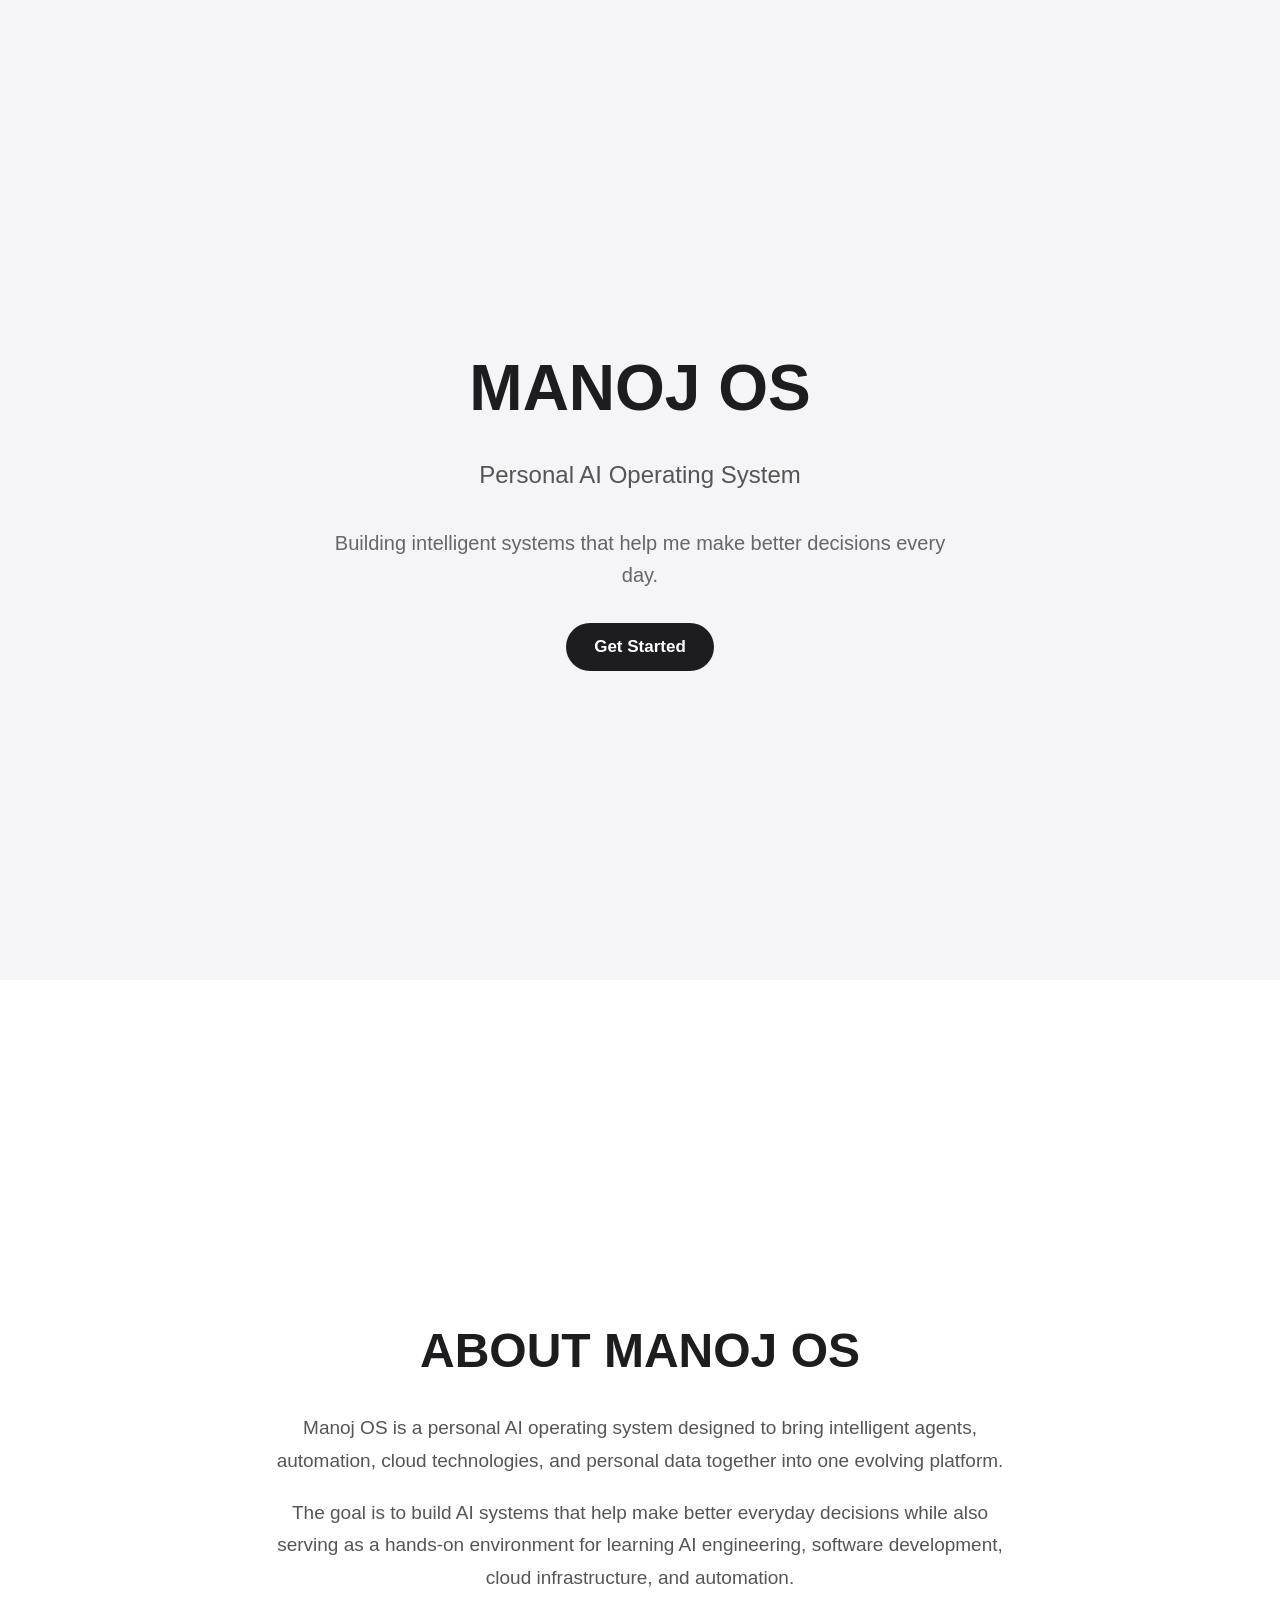
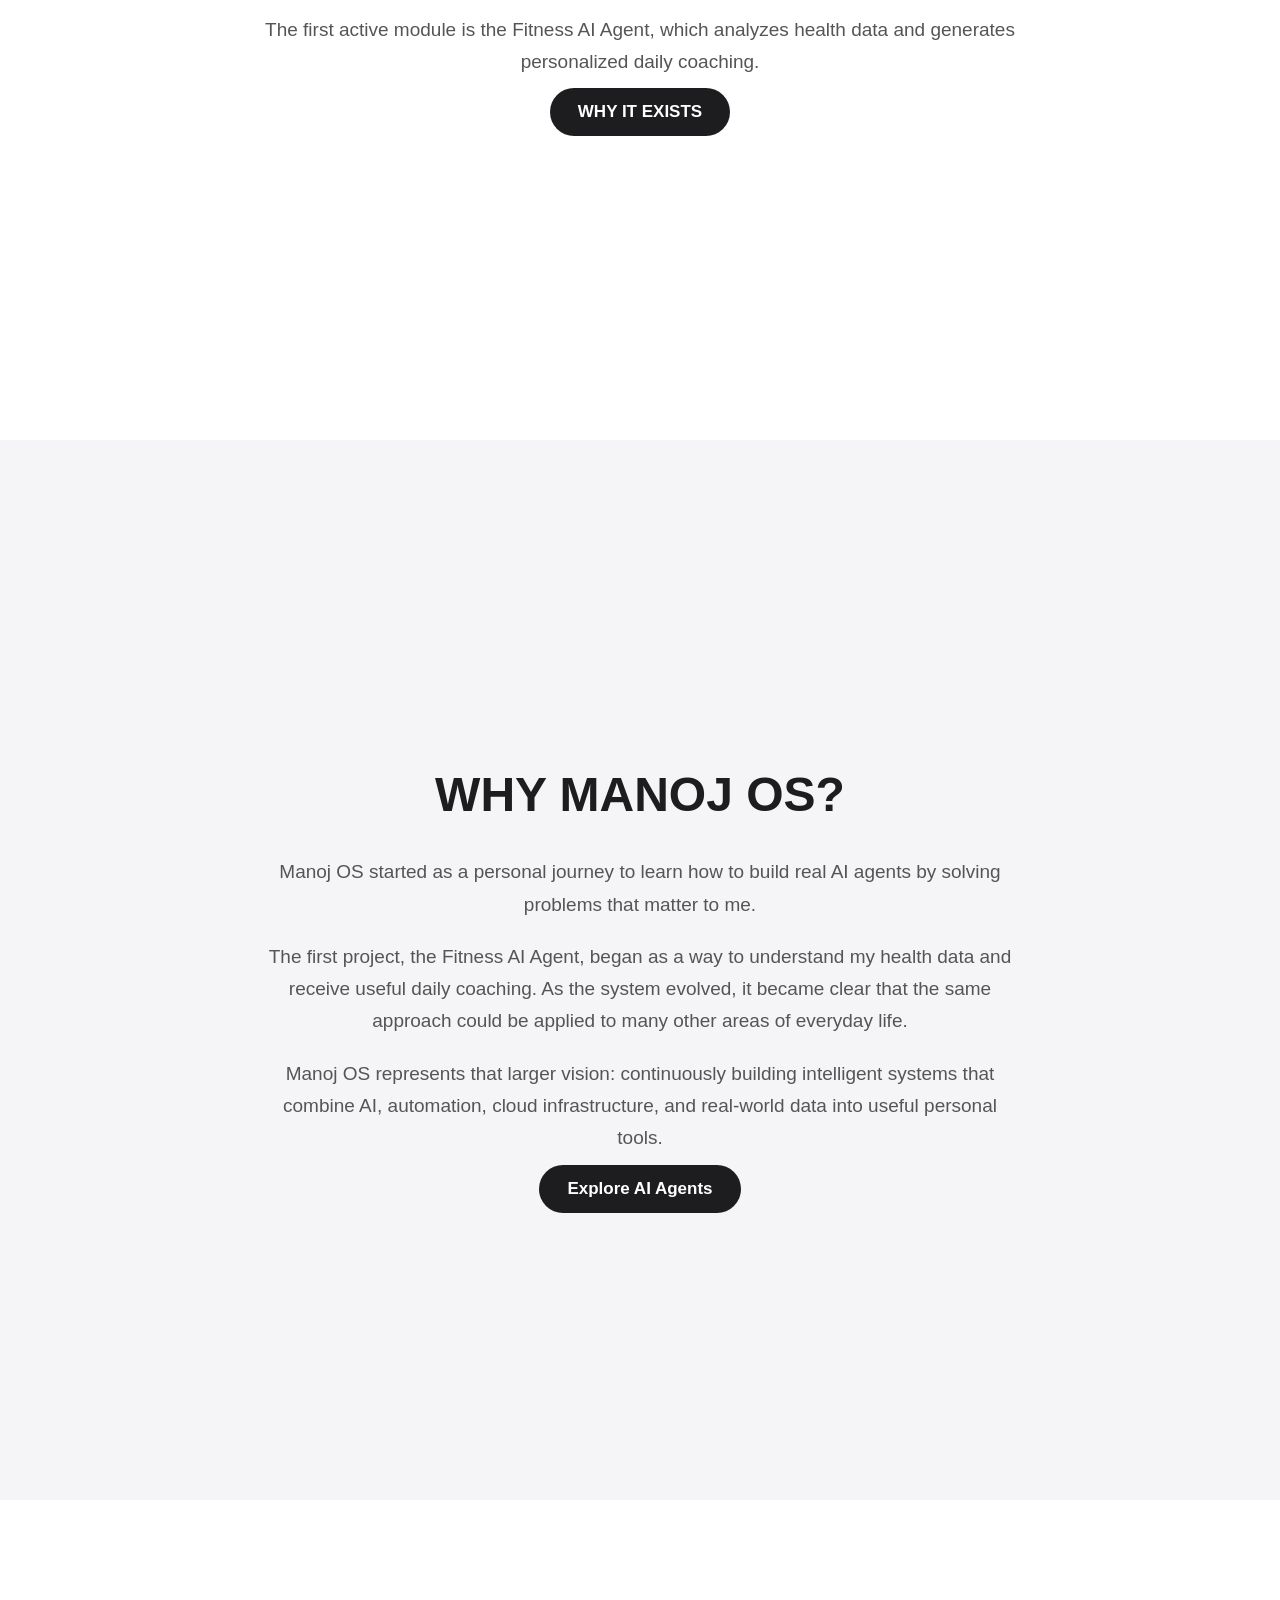
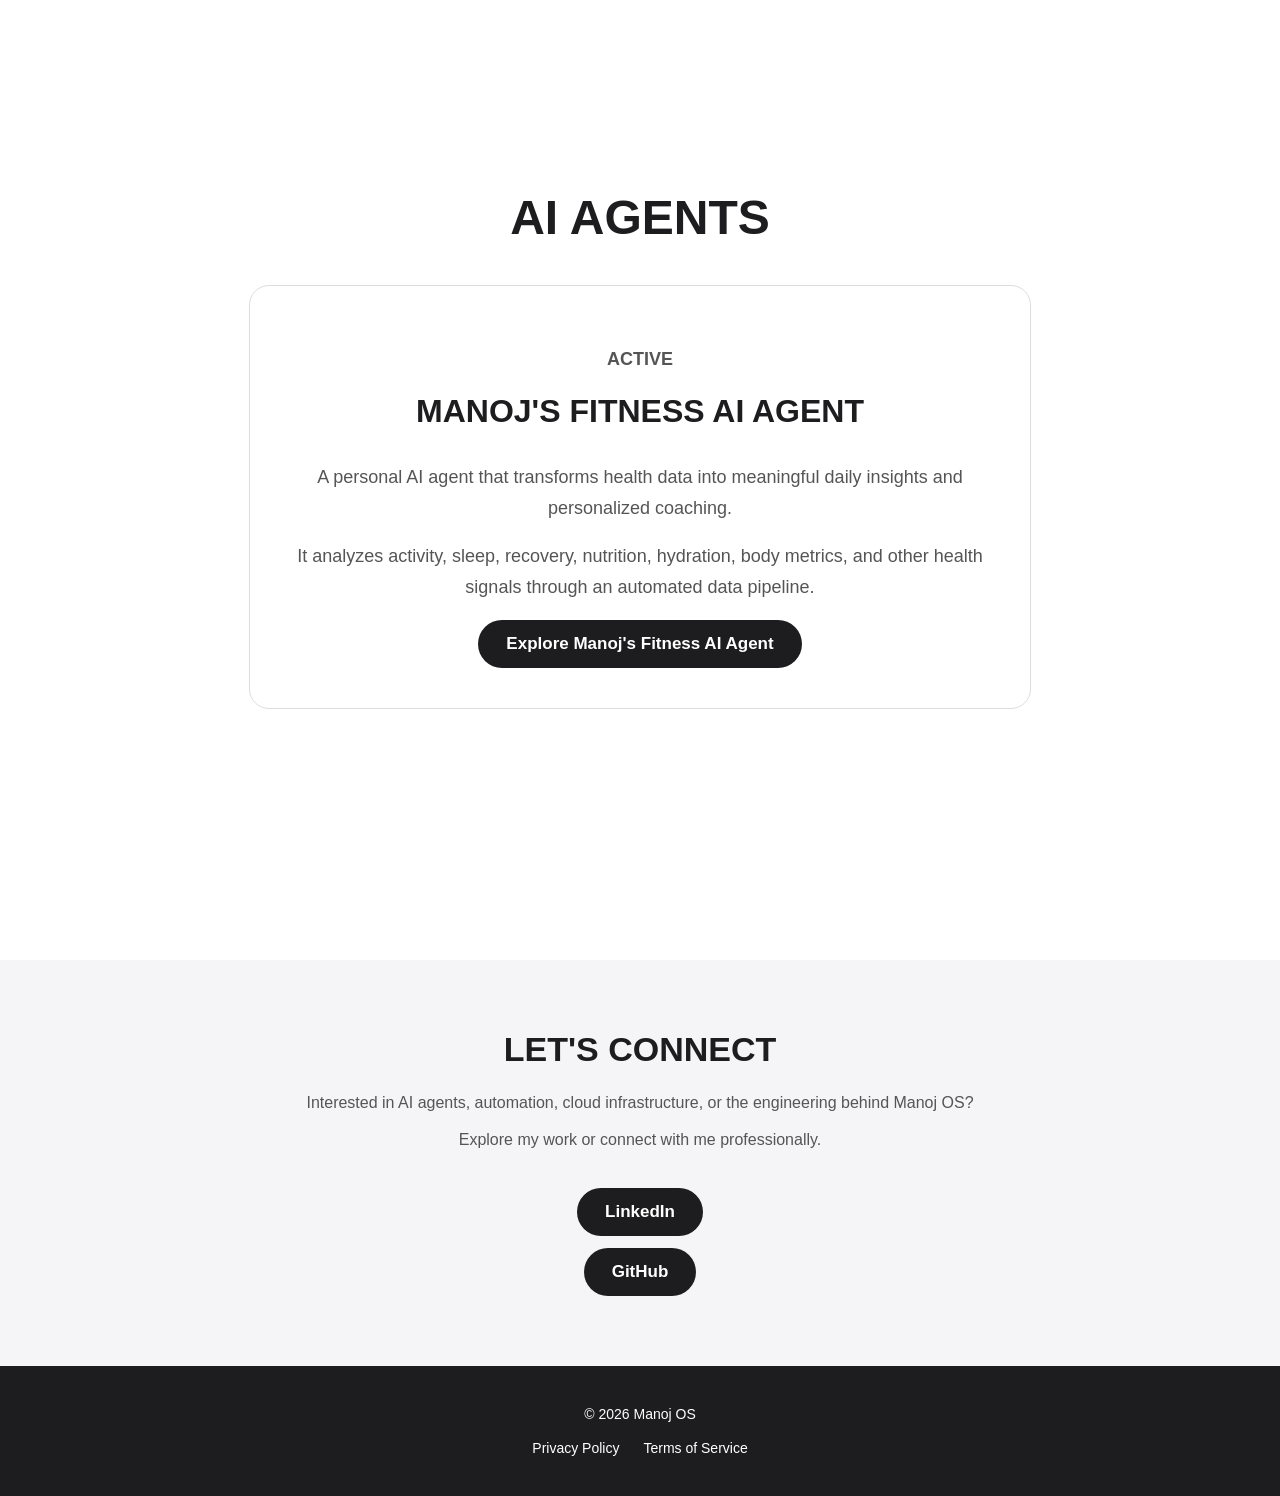
<file: index.html>
<!DOCTYPE html>

<html lang="en">

<head>

    <meta charset="UTF-8">

    <meta name="viewport" content="width=device-width, initial-scale=1.0">

    <title>Manoj OS</title>

    <link rel="stylesheet" href="style.css">

</head>

<body>


    <!-- HERO SECTION -->

    <div class="hero">

        <h1>MANOJ OS</h1>

        <p class="subtitle">
            Personal AI Operating System
        </p>

        <p class="description">
            Building intelligent systems that help me
            make better decisions every day.
        </p>

        <a href="#about" class="primary-button">
            Get Started
        </a>

    </div>



    <!-- ABOUT SECTION -->

    <div class="about" id="about">

        <h2>ABOUT MANOJ OS</h2>

        <p>
            Manoj OS is a personal AI operating system
            designed to bring intelligent agents,
            automation, cloud technologies, and personal
            data together into one evolving platform.
        </p>

        <p>
            The goal is to build AI systems that help
            make better everyday decisions while also
            serving as a hands-on environment for learning
            AI engineering, software development, cloud
            infrastructure, and automation.
        </p>

        <p>
            The first active module is the Fitness AI Agent,
            which analyzes health data and generates
            personalized daily coaching.
        </p>

        <a href="#why" class="primary-button">
            WHY IT EXISTS
        </a>

    </div>



    <!-- WHY MANOJ OS SECTION -->

    <div class="why" id="why">

        <h2>WHY MANOJ OS?</h2>

        <p>
            Manoj OS started as a personal journey to learn how to build
            real AI agents by solving problems that matter to me.
        </p>

        <p>
            The first project, the Fitness AI Agent, began as a way to
            understand my health data and receive useful daily coaching.
            As the system evolved, it became clear that the same approach
            could be applied to many other areas of everyday life.
        </p>

        <p>
            Manoj OS represents that larger vision: continuously building
            intelligent systems that combine AI, automation, cloud
            infrastructure, and real-world data into useful personal tools.
        </p>

        <a href="#agents" class="primary-button">
            Explore AI Agents
        </a>

    </div>



    <!-- AI AGENTS SECTION -->

    <div class="agents" id="agents">

        <h2>AI AGENTS</h2>

        <div class="agent-card">

            <p class="agent-status">
                ACTIVE
            </p>

            <h3>
                MANOJ'S FITNESS AI AGENT 
            </h3>

            <p>
                A personal AI agent that transforms health data into
                meaningful daily insights and personalized coaching.
            </p>

            <p>
                It analyzes activity, sleep, recovery, nutrition,
                hydration, body metrics, and other health signals
                through an automated data pipeline.
            </p>

            <a href="fitness-agent.html" class="primary-button">
                Explore Manoj's Fitness AI Agent
            </a>

        </div>

    </div>
    <!-- CONNECT SECTION -->

<div class="connect">

    <h2>LET'S CONNECT</h2>

    <p>
        Interested in AI agents, automation, cloud infrastructure,
        or the engineering behind Manoj OS?
    </p>

    <p>
        Explore my work or connect with me professionally.
    </p>

    <div class="connect-links">

        <a href="YOUR-LINKEDIN-URL"
           class="primary-button"
           target="_blank"
           rel="noopener noreferrer">
            LinkedIn
        </a>

        <a href="YOUR-GITHUB-URL"
           class="primary-button"
           target="_blank"
           rel="noopener noreferrer">
            GitHub
        </a>

    </div>

</div>
<!-- FOOTER -->

<footer class="site-footer">

    <p>
        © 2026 Manoj OS
    </p>

    <div class="footer-links">

        <a href="privacy.html">
            Privacy Policy
        </a>

        <a href="terms.html">
            Terms of Service
        </a>

    </div>

</footer>

</body>

</html>
</file>
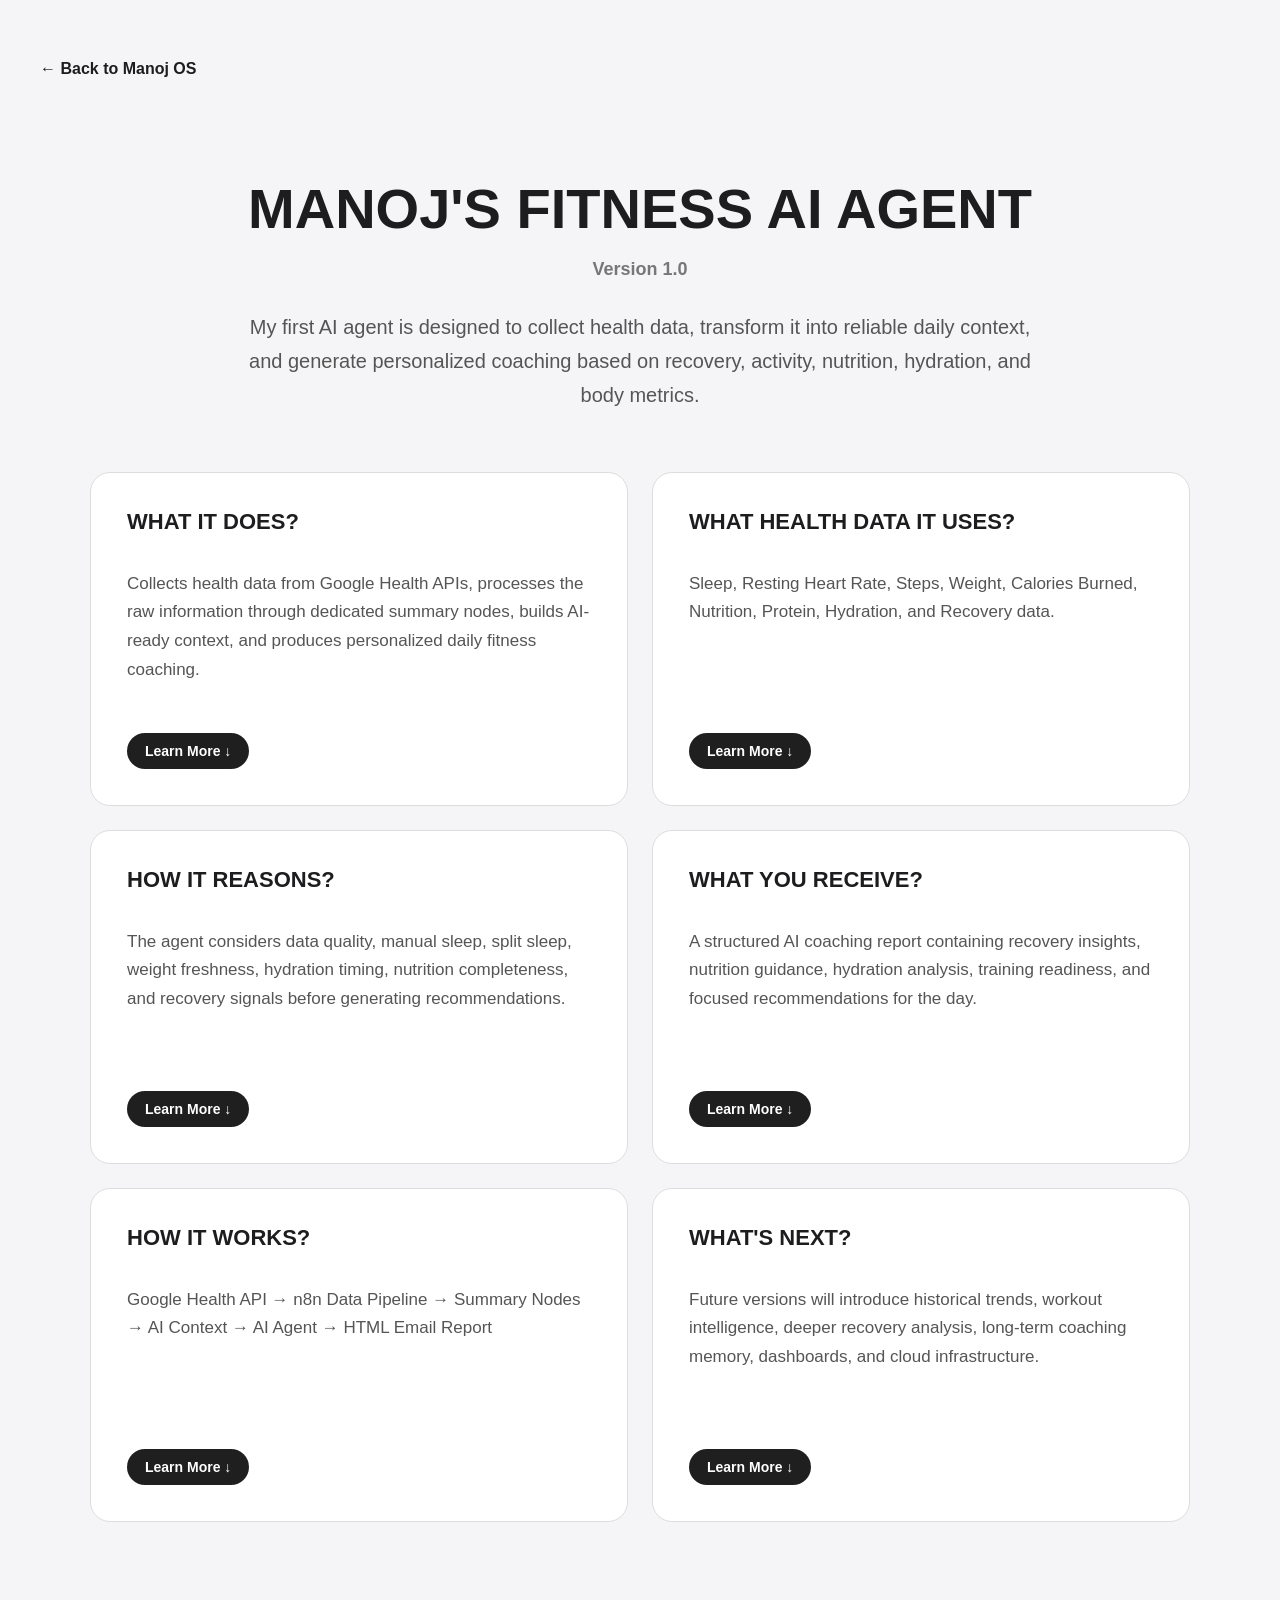
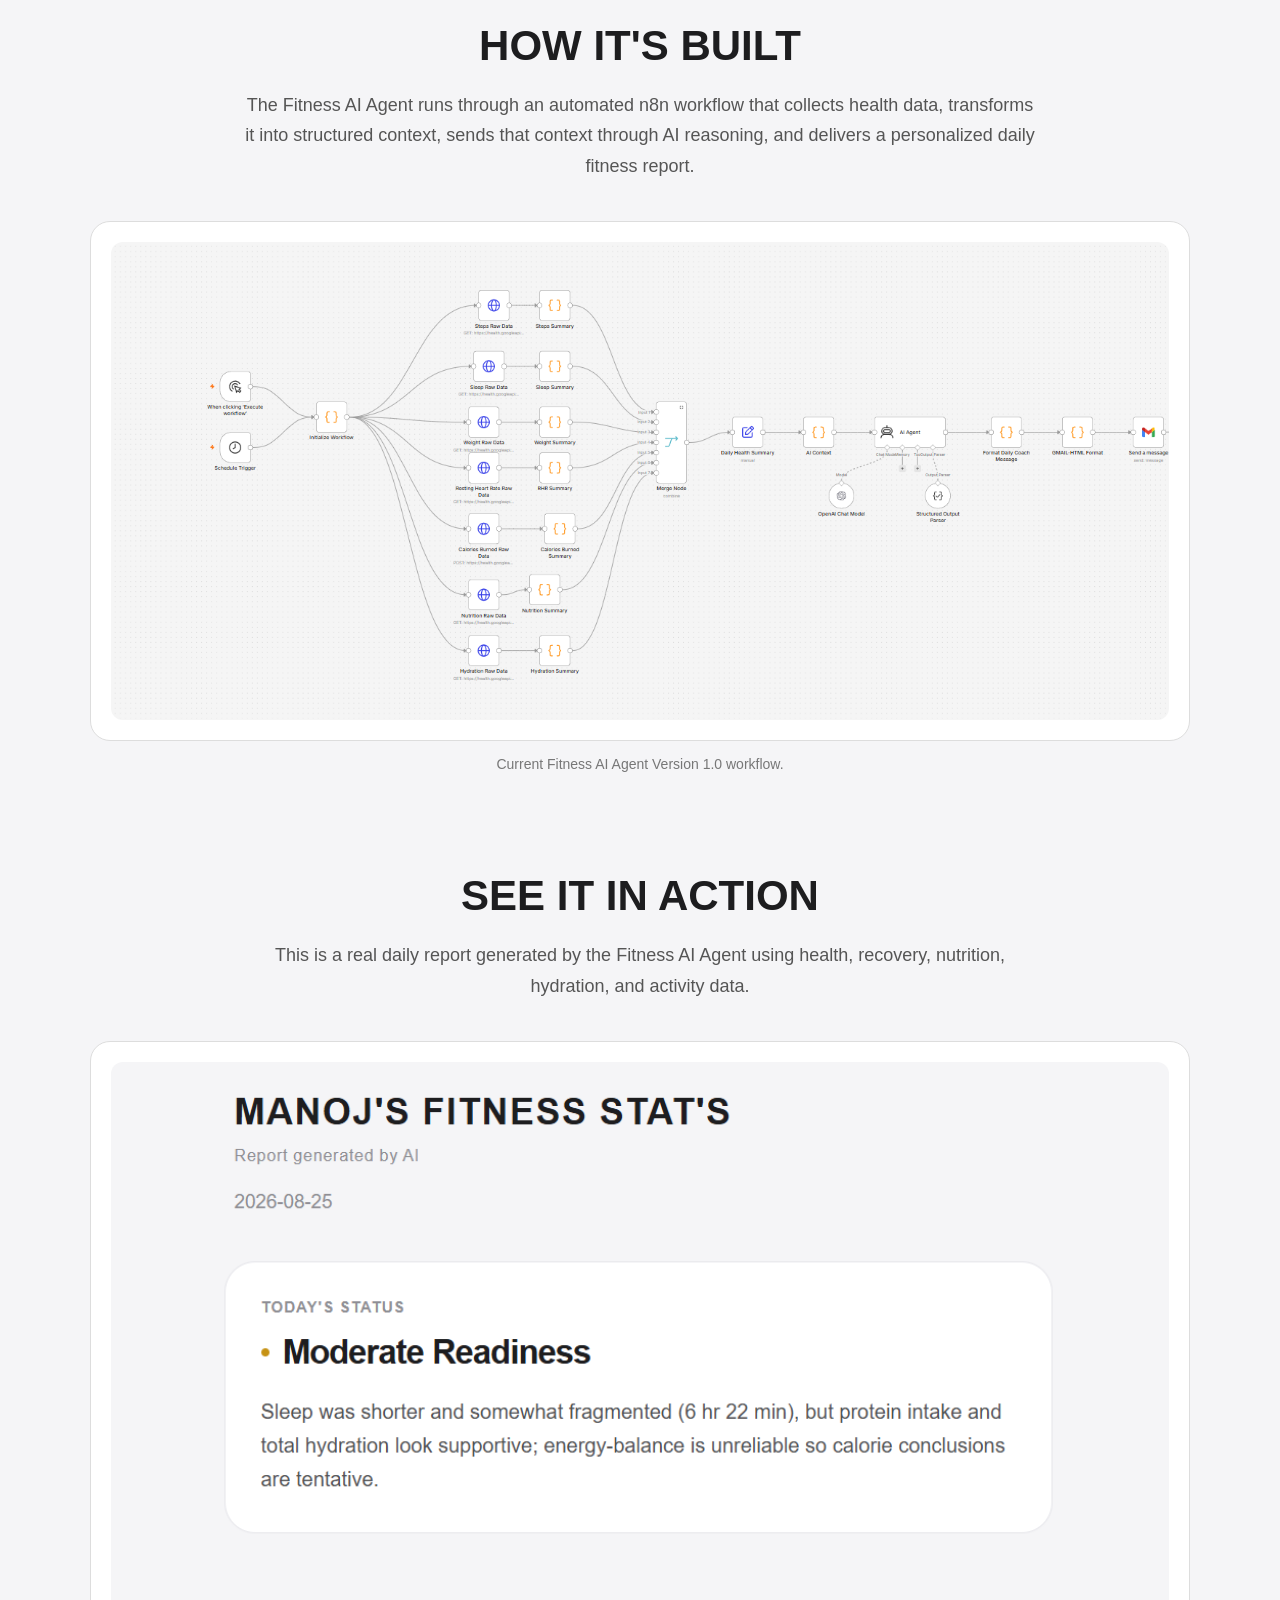
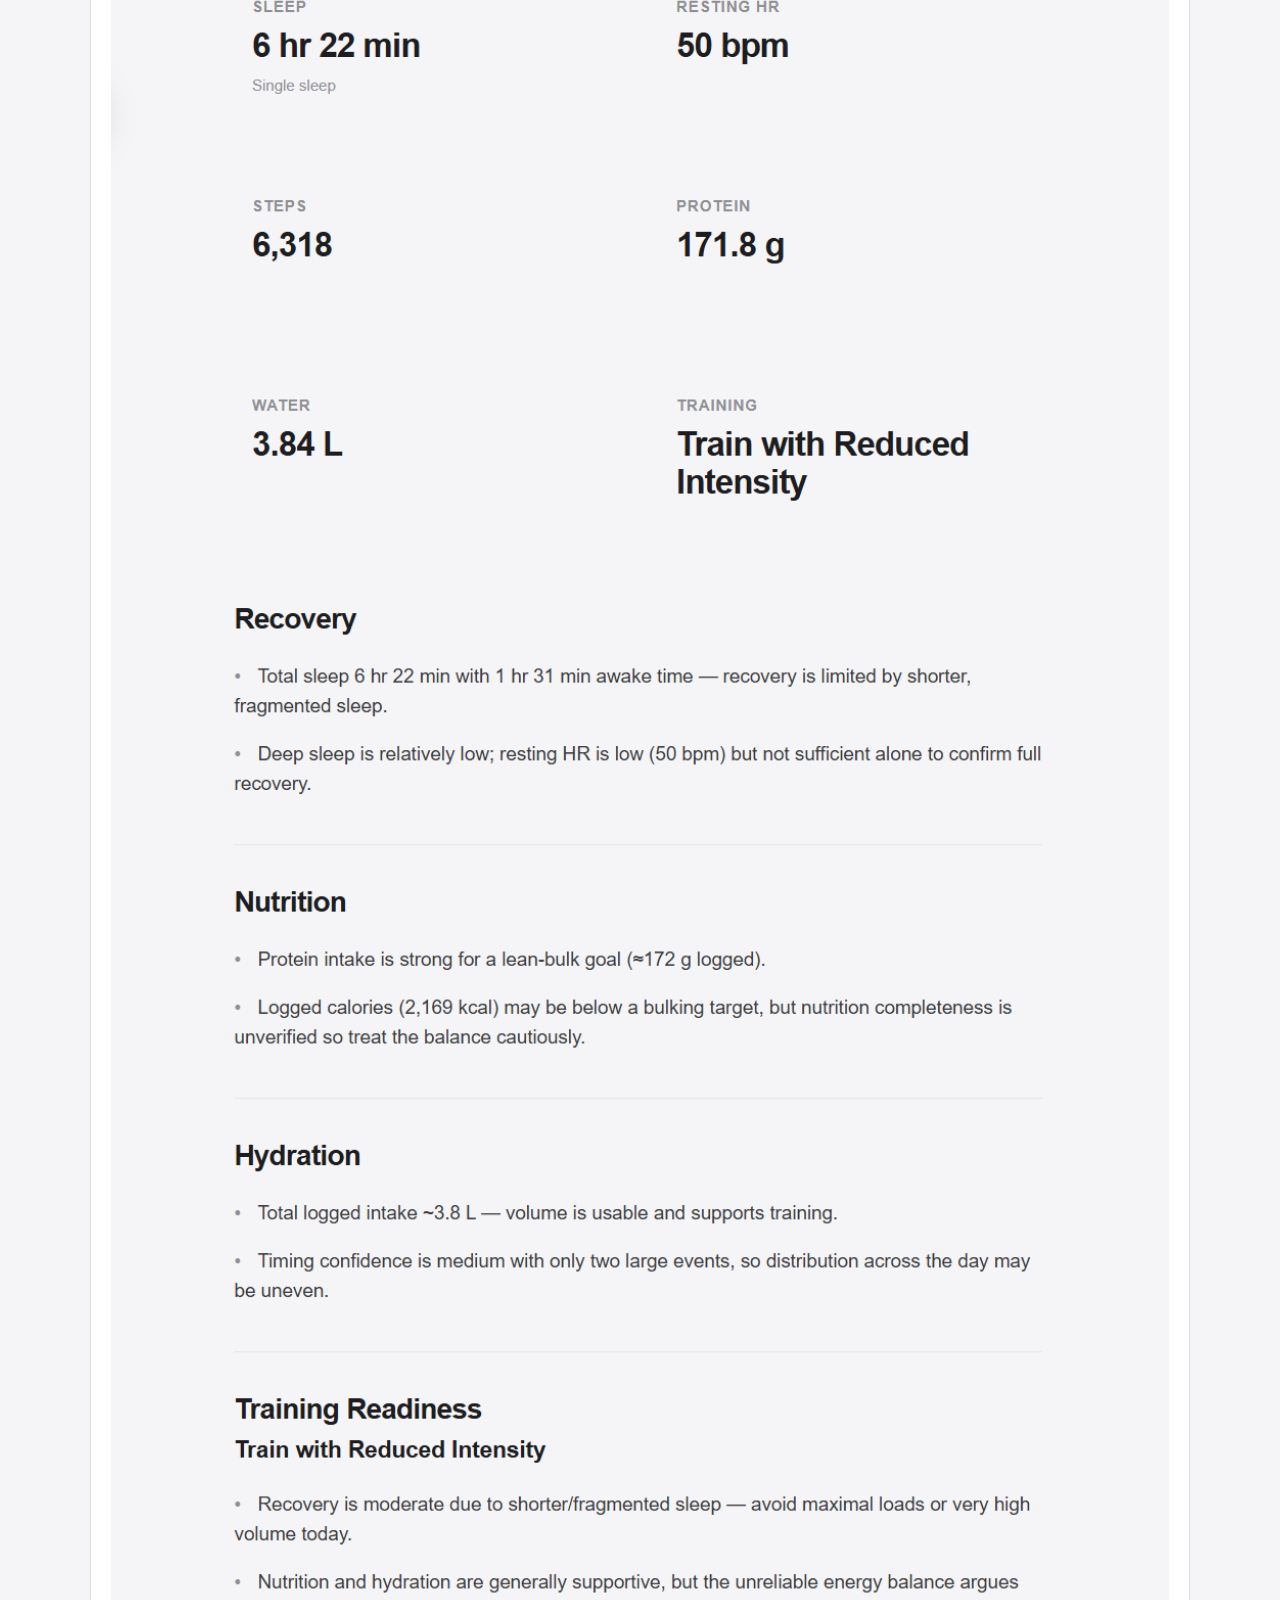
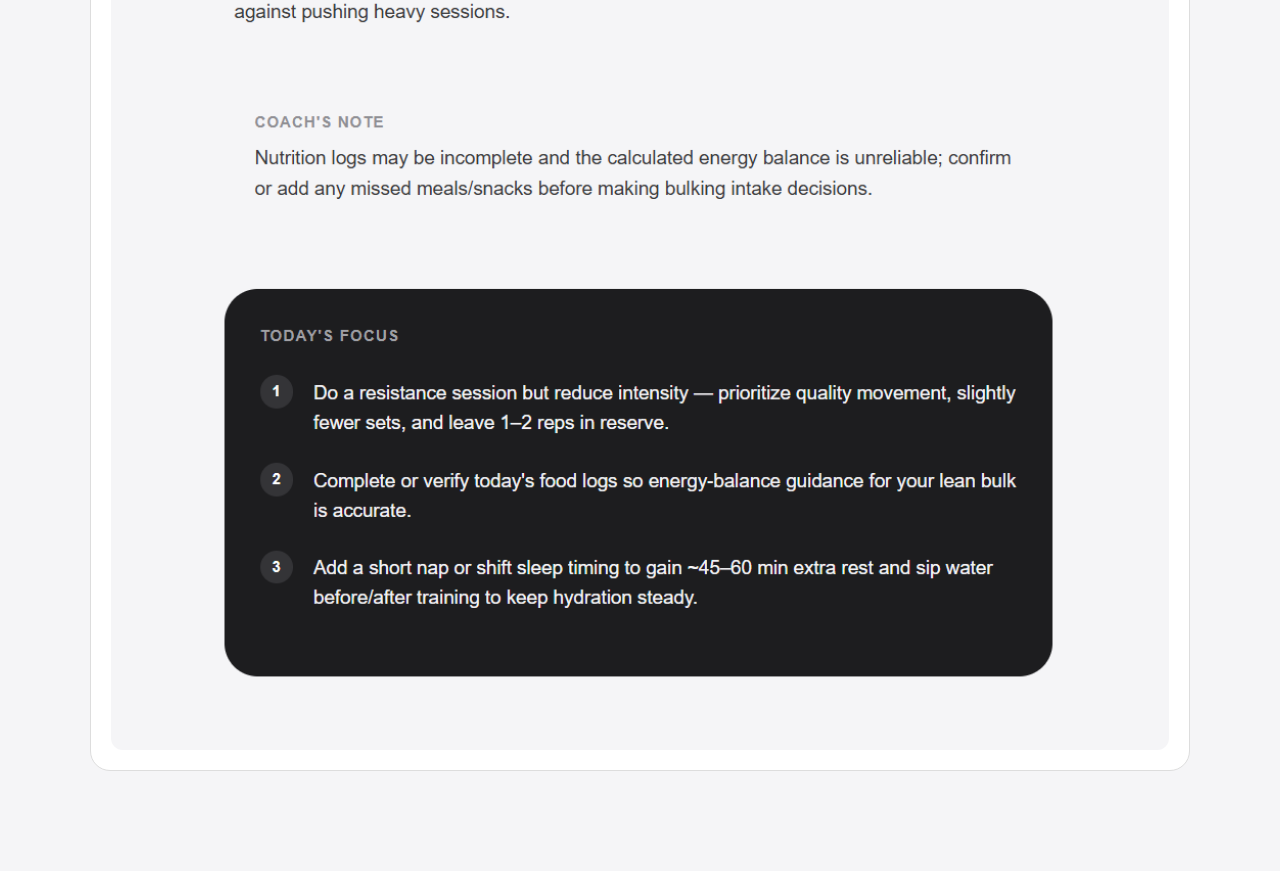
<file: fitness-agent.html>
<!DOCTYPE html>

<html lang="en">

<head>

    <meta charset="UTF-8">

    <meta name="viewport" content="width=device-width, initial-scale=1.0">

    <title>Fitness AI Agent - Manoj OS</title>

    <link rel="stylesheet" href="style.css">

</head>


<body>


    <div class="agent-page">


        <!-- BACK TO MANOJ OS -->

        <a href="index.html" class="back-link">
            ← Back to Manoj OS
        </a>



        <!-- PAGE HEADER -->

        <div class="agent-page-header">

            <h1>MANOJ'S FITNESS AI AGENT</h1>

            <p class="agent-version">
                Version 1.0
            </p>

            <p class="fitness-intro">
                My first AI agent is designed to collect health data,
                transform it into reliable daily context, and generate
                personalized coaching based on recovery, activity,
                nutrition, hydration, and body metrics.
            </p>

        </div>



        <!-- FITNESS AI AGENT DETAILS -->

        <div class="agent-details-grid">


            <!-- CARD 1 -->

            <div class="fitness-card expandable-card">

                <h2>WHAT IT DOES?</h2>

                <p>
                    Collects health data from Google Health APIs,
                    processes the raw information through dedicated
                    summary nodes, builds AI-ready context, and produces
                    personalized daily fitness coaching.
                </p>

                <button
                    class="learn-more-button"
                    onclick="toggleCard('what-it-does-details', this)">
                    Learn More ↓
                </button>


                <div
                    class="card-details"
                    id="what-it-does-details">

                    <p>
                        <strong>COLLECT</strong><br>
                        Retrieves health information from connected
                        data sources for the selected health report date.
                    </p>

                    <p>
                        <strong>TRANSFORM</strong><br>
                        Raw API responses are processed by dedicated
                        Summary nodes that filter, validate, aggregate,
                        and normalize the data.
                    </p>

                    <p>
                        <strong>UNDERSTAND</strong><br>
                        The processed metrics are combined into structured
                        AI Context so the agent receives useful information
                        instead of raw API data.
                    </p>

                    <p>
                        <strong>COACH</strong><br>
                        The AI Agent uses that context to generate
                        personalized daily fitness and recovery guidance.
                    </p>

                </div>

            </div>



            <!-- CARD 2 -->

            <div class="fitness-card expandable-card">

                <h2>WHAT HEALTH DATA IT USES?</h2>

                <p>
                    Sleep, Resting Heart Rate, Steps, Weight,
                    Calories Burned, Nutrition, Protein,
                    Hydration, and Recovery data.
                </p>

                <button
                    class="learn-more-button"
                    onclick="toggleCard('health-data-details', this)">
                    Learn More ↓
                </button>


                <div
                    class="card-details"
                    id="health-data-details">

                    <p>
                        <strong>SLEEP</strong><br>
                        Sleep duration and available sleep information
                        help provide recovery context.
                    </p>

                    <p>
                        <strong>RESTING HEART RATE</strong><br>
                        Resting heart rate contributes another signal
                        when evaluating daily recovery.
                    </p>

                    <p>
                        <strong>ACTIVITY</strong><br>
                        Steps and calories burned provide information
                        about daily movement and activity load.
                    </p>

                    <p>
                        <strong>BODY METRICS</strong><br>
                        Weight data is included while also considering
                        when the measurement was recorded.
                    </p>

                    <p>
                        <strong>NUTRITION & PROTEIN</strong><br>
                        Logged food and protein intake support nutrition
                        analysis while accounting for data completeness.
                    </p>

                    <p>
                        <strong>HYDRATION</strong><br>
                        Water intake is evaluated using both total volume
                        and meaningful hydration timing.
                    </p>

                </div>

            </div>



            <!-- CARD 3 -->

            <div class="fitness-card expandable-card">

                <h2>HOW IT REASONS?</h2>

                <p>
                    The agent considers data quality, manual sleep,
                    split sleep, weight freshness, hydration timing,
                    nutrition completeness, and recovery signals
                    before generating recommendations.
                </p>

                <button
                    class="learn-more-button"
                    onclick="toggleCard('reasoning-details', this)">
                    Learn More ↓
                </button>


                <div
                    class="card-details"
                    id="reasoning-details">

                    <p>
                        <strong>DATA QUALITY</strong><br>
                        The system considers whether available information
                        is reliable enough to support a confident conclusion.
                    </p>

                    <p>
                        <strong>SLEEP CONTEXT</strong><br>
                        The reasoning layer can account for manual sleep
                        and split sleep instead of assuming every record
                        represents one complete sleep period.
                    </p>

                    <p>
                        <strong>WEIGHT FRESHNESS</strong><br>
                        Weight measurements are evaluated relative to
                        the health report's target date.
                    </p>

                    <p>
                        <strong>HYDRATION TIMING</strong><br>
                        Closely grouped hydration logs can be clustered
                        into meaningful drinking events instead of being
                        treated as completely separate hydration opportunities.
                    </p>

                    <p>
                        <strong>NUTRITION COMPLETENESS</strong><br>
                        Nutrition and energy-balance conclusions are treated
                        cautiously when the available food data may
                        be incomplete.
                    </p>

                </div>

            </div>



            <!-- CARD 4 -->

            <div class="fitness-card expandable-card">

                <h2>WHAT YOU RECEIVE?</h2>

                <p>
                    A structured AI coaching report containing
                    recovery insights, nutrition guidance,
                    hydration analysis, training readiness,
                    and focused recommendations for the day.
                </p>

                <button
                    class="learn-more-button"
                    onclick="toggleCard('output-details', this)">
                    Learn More ↓
                </button>


                <div
                    class="card-details"
                    id="output-details">

                    <p>
                        <strong>DAILY STATUS</strong><br>
                        A high-level interpretation of the day's
                        overall readiness.
                    </p>

                    <p>
                        <strong>RECOVERY</strong><br>
                        Coaching based on sleep, recovery signals,
                        and available supporting health data.
                    </p>

                    <p>
                        <strong>NUTRITION</strong><br>
                        Guidance based on logged nutrition,
                        protein intake, and available energy information.
                    </p>

                    <p>
                        <strong>HYDRATION</strong><br>
                        Evaluation of total water intake and how
                        hydration was distributed across the day.
                    </p>

                    <p>
                        <strong>TRAINING READINESS</strong><br>
                        A recommendation for how aggressively or
                        conservatively to approach training.
                    </p>

                    <p>
                        <strong>TODAY'S FOCUS</strong><br>
                        A short set of practical actions generated
                        for the day.
                    </p>

                </div>

            </div>



            <!-- CARD 5 -->

            <div class="fitness-card expandable-card">

                <h2>HOW IT WORKS?</h2>

                <p>
                    Google Health API → n8n Data Pipeline →
                    Summary Nodes → AI Context → AI Agent →
                    HTML Email Report
                </p>

                <button
                    class="learn-more-button"
                    onclick="toggleCard('how-it-works-details', this)">
                    Learn More ↓
                </button>


                <div
                    class="card-details"
                    id="how-it-works-details">

                    <p>
                        <strong>01 — COLLECT</strong><br>
                        Google Health APIs retrieve the raw health data
                        used by the Fitness AI Agent.
                    </p>

                    <p>
                        <strong>02 — PROCESS</strong><br>
                        Dedicated Summary nodes filter, validate,
                        aggregate, and normalize the raw health data.
                    </p>

                    <p>
                        <strong>03 — BUILD CONTEXT</strong><br>
                        The AI Context layer combines processed metrics
                        into structured information for AI reasoning.
                    </p>

                    <p>
                        <strong>04 — REASON</strong><br>
                        The AI Agent evaluates recovery, sleep, activity,
                        nutrition, hydration, body metrics,
                        and data quality.
                    </p>

                    <p>
                        <strong>05 — DELIVER</strong><br>
                        The final coaching response is transformed
                        into an HTML fitness report and delivered
                        automatically.
                    </p>

                </div>

            </div>



            <!-- CARD 6 -->

            <div class="fitness-card expandable-card">

                <h2>WHAT'S NEXT?</h2>

                <p>
                    Future versions will introduce historical trends,
                    workout intelligence, deeper recovery analysis,
                    long-term coaching memory, dashboards,
                    and cloud infrastructure.
                </p>

                <button
                    class="learn-more-button"
                    onclick="toggleCard('whats-next-details', this)">
                    Learn More ↓
                </button>


                <div
                    class="card-details"
                    id="whats-next-details">

                    <p>
                        <strong>HISTORICAL TRENDS</strong><br>
                        Move beyond single-day analysis by comparing
                        health and performance patterns across longer periods.
                    </p>

                    <p>
                        <strong>WORKOUT INTELLIGENCE</strong><br>
                        Introduce deeper workout information so coaching
                        can consider training history and
                        exercise-specific context.
                    </p>

                    <p>
                        <strong>LONG-TERM MEMORY</strong><br>
                        Allow future versions of the agent to reason
                        using relevant historical context instead of
                        treating every day independently.
                    </p>

                    <p>
                        <strong>DASHBOARDS</strong><br>
                        Build visual interfaces for exploring health metrics,
                        AI insights, and longer-term trends.
                    </p>

                    <p>
                        <strong>CLOUD INFRASTRUCTURE</strong><br>
                        Evolve the system toward cloud-hosted infrastructure
                        as the project grows beyond the current architecture.
                    </p>

                </div>

            </div>


        </div>



        <!-- HOW IT'S BUILT -->

        <div class="architecture-section">

            <h2>HOW IT'S BUILT</h2>

            <p class="architecture-intro">
                The Fitness AI Agent runs through an automated n8n workflow
                that collects health data, transforms it into structured
                context, sends that context through AI reasoning, and
                delivers a personalized daily fitness report.
            </p>


            <div class="workflow-preview">

                <img
                    src="images/fitness-agent-workflow.png"
                    alt="Fitness AI Agent n8n workflow architecture"
                >

            </div>


            <p class="workflow-caption">
                Current Fitness AI Agent Version 1.0 workflow.
            </p>

        </div>



        <!-- REAL PRODUCT OUTPUT -->

        <div class="live-demo">

            <h2>SEE IT IN ACTION</h2>

            <p class="live-demo-intro">
                This is a real daily report generated by the Fitness AI Agent
                using health, recovery, nutrition, hydration, and activity data.
            </p>


            <div class="report-preview">

                <img
                    src="images/fitness-email-report.png"
                    alt="Real daily Fitness AI Agent email report"
                >

            </div>

        </div>


    </div>



    <!-- INTERACTIVE CARD LOGIC -->

    <script>

        function toggleCard(detailsId, button) {

            const currentDetails =
                document.getElementById(detailsId);

            const isAlreadyOpen =
                currentDetails.classList.contains("show");


            /*
                First close every currently open card.
            */

            document
                .querySelectorAll(".card-details.show")
                .forEach(function(details) {

                    details.classList.remove("show");

                    const card =
                        details.closest(".fitness-card");

                    const cardButton =
                        card.querySelector(".learn-more-button");

                    cardButton.textContent = "Learn More ↓";

                });


            /*
                If the clicked card wasn't already open,
                open it now.
            */

            if (!isAlreadyOpen) {

                currentDetails.classList.add("show");

                button.textContent = "Show Less ↑";

            }

        }

    </script>


</body>

</html>
</file>
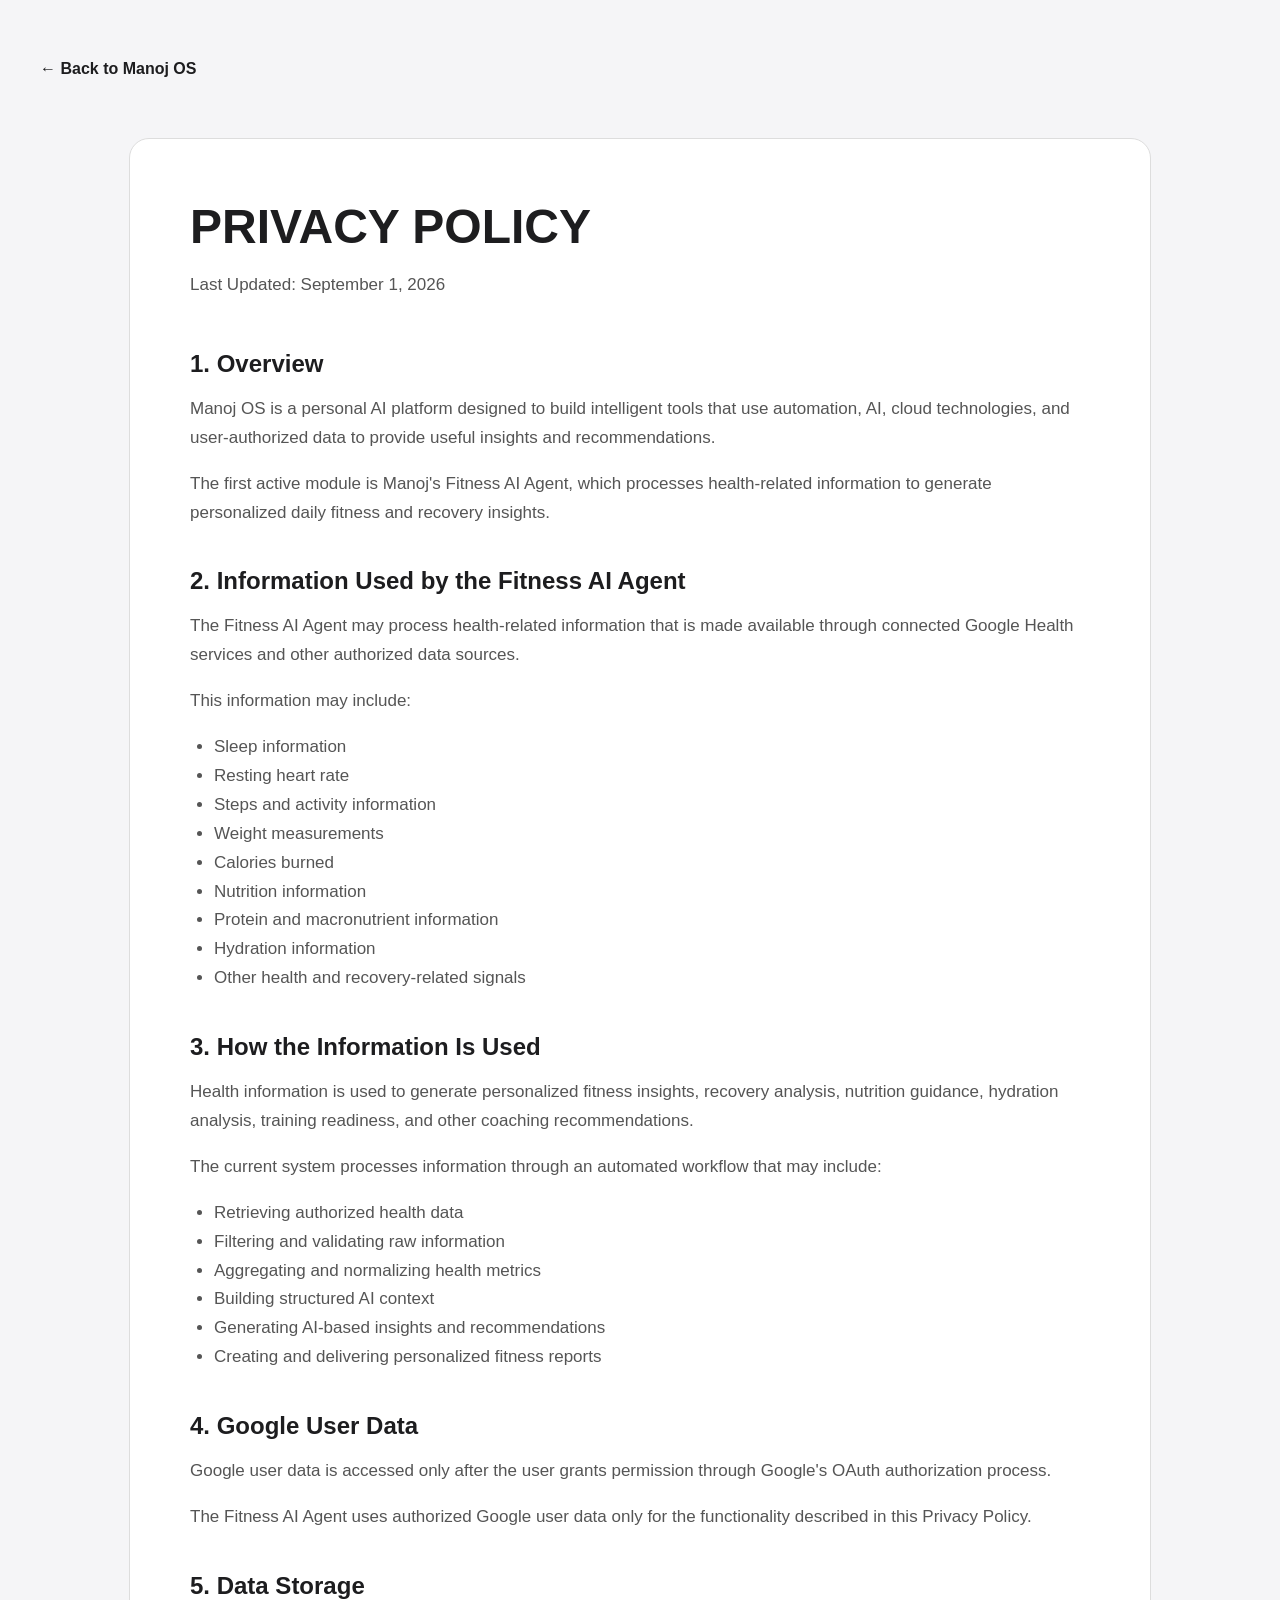
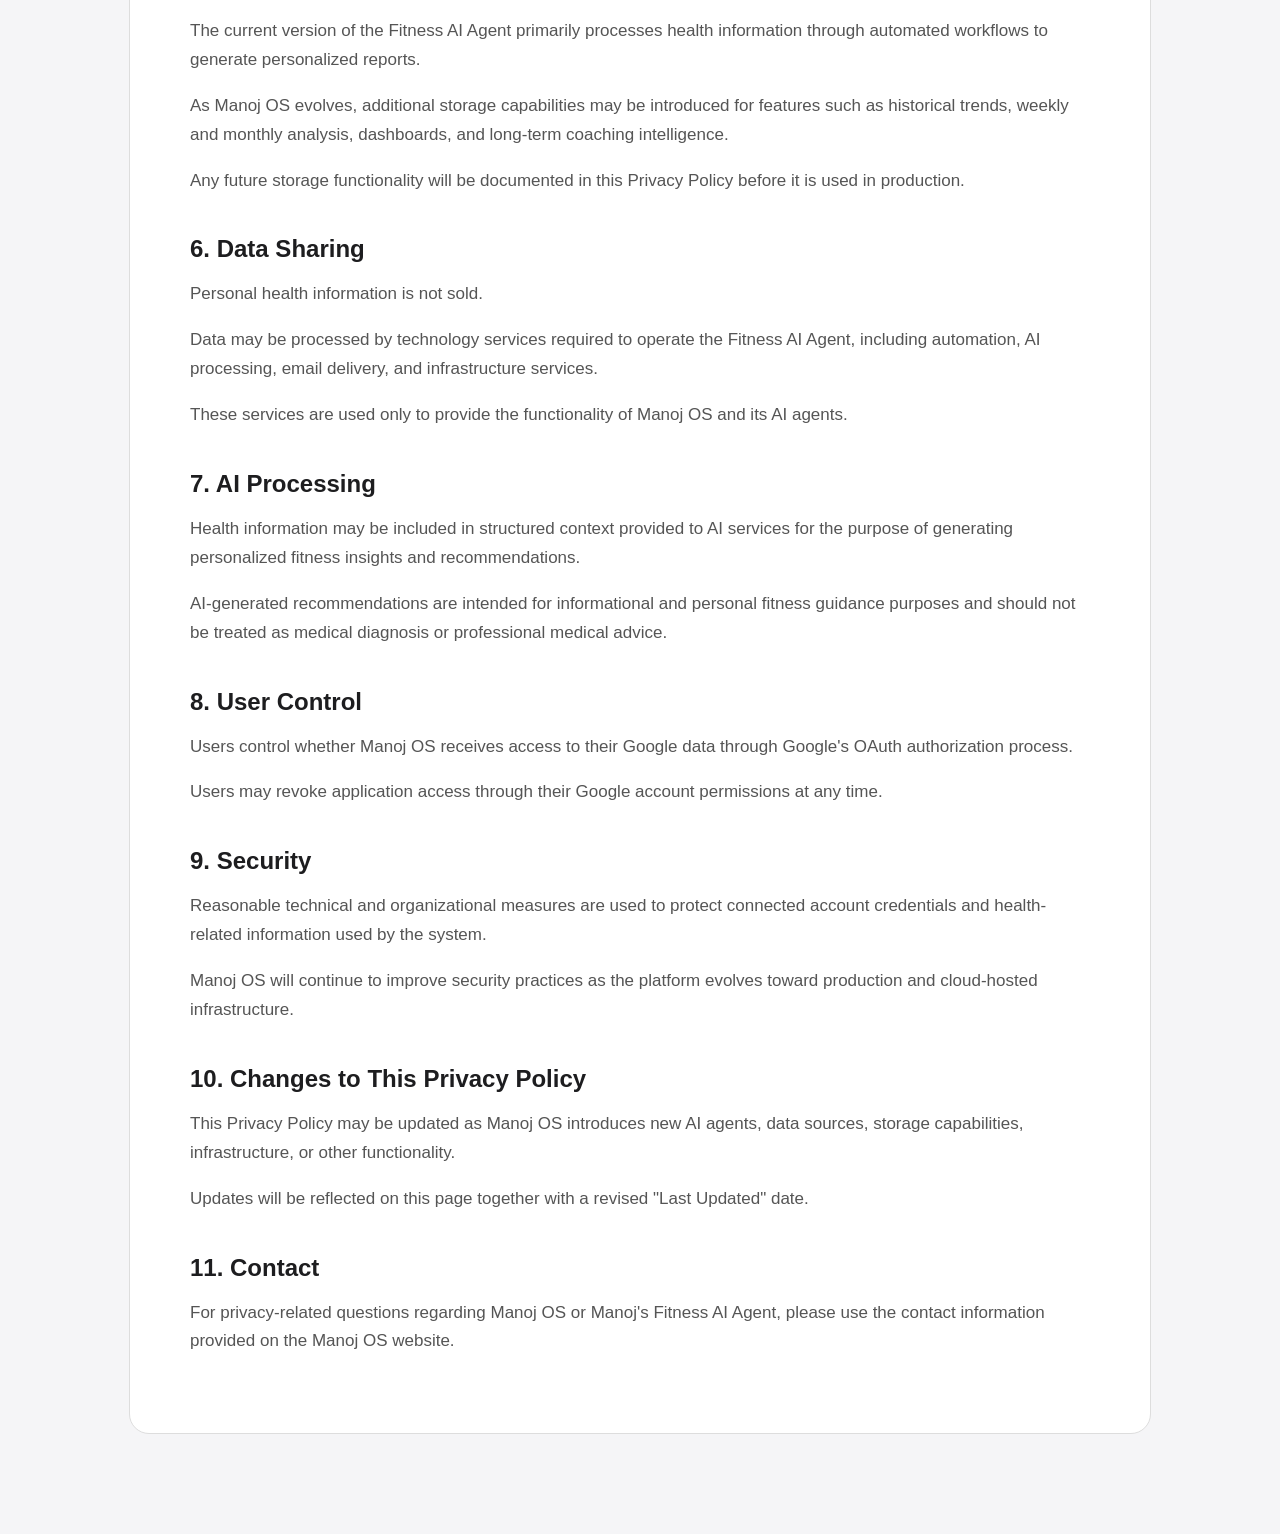
<file: privacy.html>
<!DOCTYPE html>

<html lang="en">

<head>

    <meta charset="UTF-8">

    <meta name="viewport" content="width=device-width, initial-scale=1.0">

    <title>Privacy Policy - Manoj OS</title>

    <link rel="stylesheet" href="style.css">

</head>


<body>


    <div class="legal-page">

        <a href="index.html" class="back-link">
            ← Back to Manoj OS
        </a>


        <div class="legal-content">

            <h1>PRIVACY POLICY</h1>

            <p class="legal-updated">
                Last Updated: September 1, 2026
            </p>


            <h2>1. Overview</h2>

            <p>
                Manoj OS is a personal AI platform designed to build
                intelligent tools that use automation, AI, cloud
                technologies, and user-authorized data to provide
                useful insights and recommendations.
            </p>

            <p>
                The first active module is Manoj's Fitness AI Agent,
                which processes health-related information to generate
                personalized daily fitness and recovery insights.
            </p>


            <h2>2. Information Used by the Fitness AI Agent</h2>

            <p>
                The Fitness AI Agent may process health-related information
                that is made available through connected Google Health
                services and other authorized data sources.
            </p>

            <p>
                This information may include:
            </p>

            <ul>
                <li>Sleep information</li>
                <li>Resting heart rate</li>
                <li>Steps and activity information</li>
                <li>Weight measurements</li>
                <li>Calories burned</li>
                <li>Nutrition information</li>
                <li>Protein and macronutrient information</li>
                <li>Hydration information</li>
                <li>Other health and recovery-related signals</li>
            </ul>


            <h2>3. How the Information Is Used</h2>

            <p>
                Health information is used to generate personalized
                fitness insights, recovery analysis, nutrition guidance,
                hydration analysis, training readiness, and other
                coaching recommendations.
            </p>

            <p>
                The current system processes information through an
                automated workflow that may include:
            </p>

            <ul>
                <li>Retrieving authorized health data</li>
                <li>Filtering and validating raw information</li>
                <li>Aggregating and normalizing health metrics</li>
                <li>Building structured AI context</li>
                <li>Generating AI-based insights and recommendations</li>
                <li>Creating and delivering personalized fitness reports</li>
            </ul>


            <h2>4. Google User Data</h2>

            <p>
                Google user data is accessed only after the user grants
                permission through Google's OAuth authorization process.
            </p>

            <p>
                The Fitness AI Agent uses authorized Google user data
                only for the functionality described in this Privacy Policy.
            </p>


            <h2>5. Data Storage</h2>

            <p>
                The current version of the Fitness AI Agent primarily
                processes health information through automated workflows
                to generate personalized reports.
            </p>

            <p>
                As Manoj OS evolves, additional storage capabilities may
                be introduced for features such as historical trends,
                weekly and monthly analysis, dashboards, and long-term
                coaching intelligence.
            </p>

            <p>
                Any future storage functionality will be documented in
                this Privacy Policy before it is used in production.
            </p>


            <h2>6. Data Sharing</h2>

            <p>
                Personal health information is not sold.
            </p>

            <p>
                Data may be processed by technology services required
                to operate the Fitness AI Agent, including automation,
                AI processing, email delivery, and infrastructure services.
            </p>

            <p>
                These services are used only to provide the functionality
                of Manoj OS and its AI agents.
            </p>


            <h2>7. AI Processing</h2>

            <p>
                Health information may be included in structured context
                provided to AI services for the purpose of generating
                personalized fitness insights and recommendations.
            </p>

            <p>
                AI-generated recommendations are intended for informational
                and personal fitness guidance purposes and should not be
                treated as medical diagnosis or professional medical advice.
            </p>


            <h2>8. User Control</h2>

            <p>
                Users control whether Manoj OS receives access to their
                Google data through Google's OAuth authorization process.
            </p>

            <p>
                Users may revoke application access through their Google
                account permissions at any time.
            </p>


            <h2>9. Security</h2>

            <p>
                Reasonable technical and organizational measures are used
                to protect connected account credentials and health-related
                information used by the system.
            </p>

            <p>
                Manoj OS will continue to improve security practices as the
                platform evolves toward production and cloud-hosted
                infrastructure.
            </p>


            <h2>10. Changes to This Privacy Policy</h2>

            <p>
                This Privacy Policy may be updated as Manoj OS introduces
                new AI agents, data sources, storage capabilities,
                infrastructure, or other functionality.
            </p>

            <p>
                Updates will be reflected on this page together with
                a revised "Last Updated" date.
            </p>


            <h2>11. Contact</h2>

            <p>
                For privacy-related questions regarding Manoj OS or
                Manoj's Fitness AI Agent, please use the contact
                information provided on the Manoj OS website.
            </p>

        </div>

    </div>


</body>

</html>
</file>
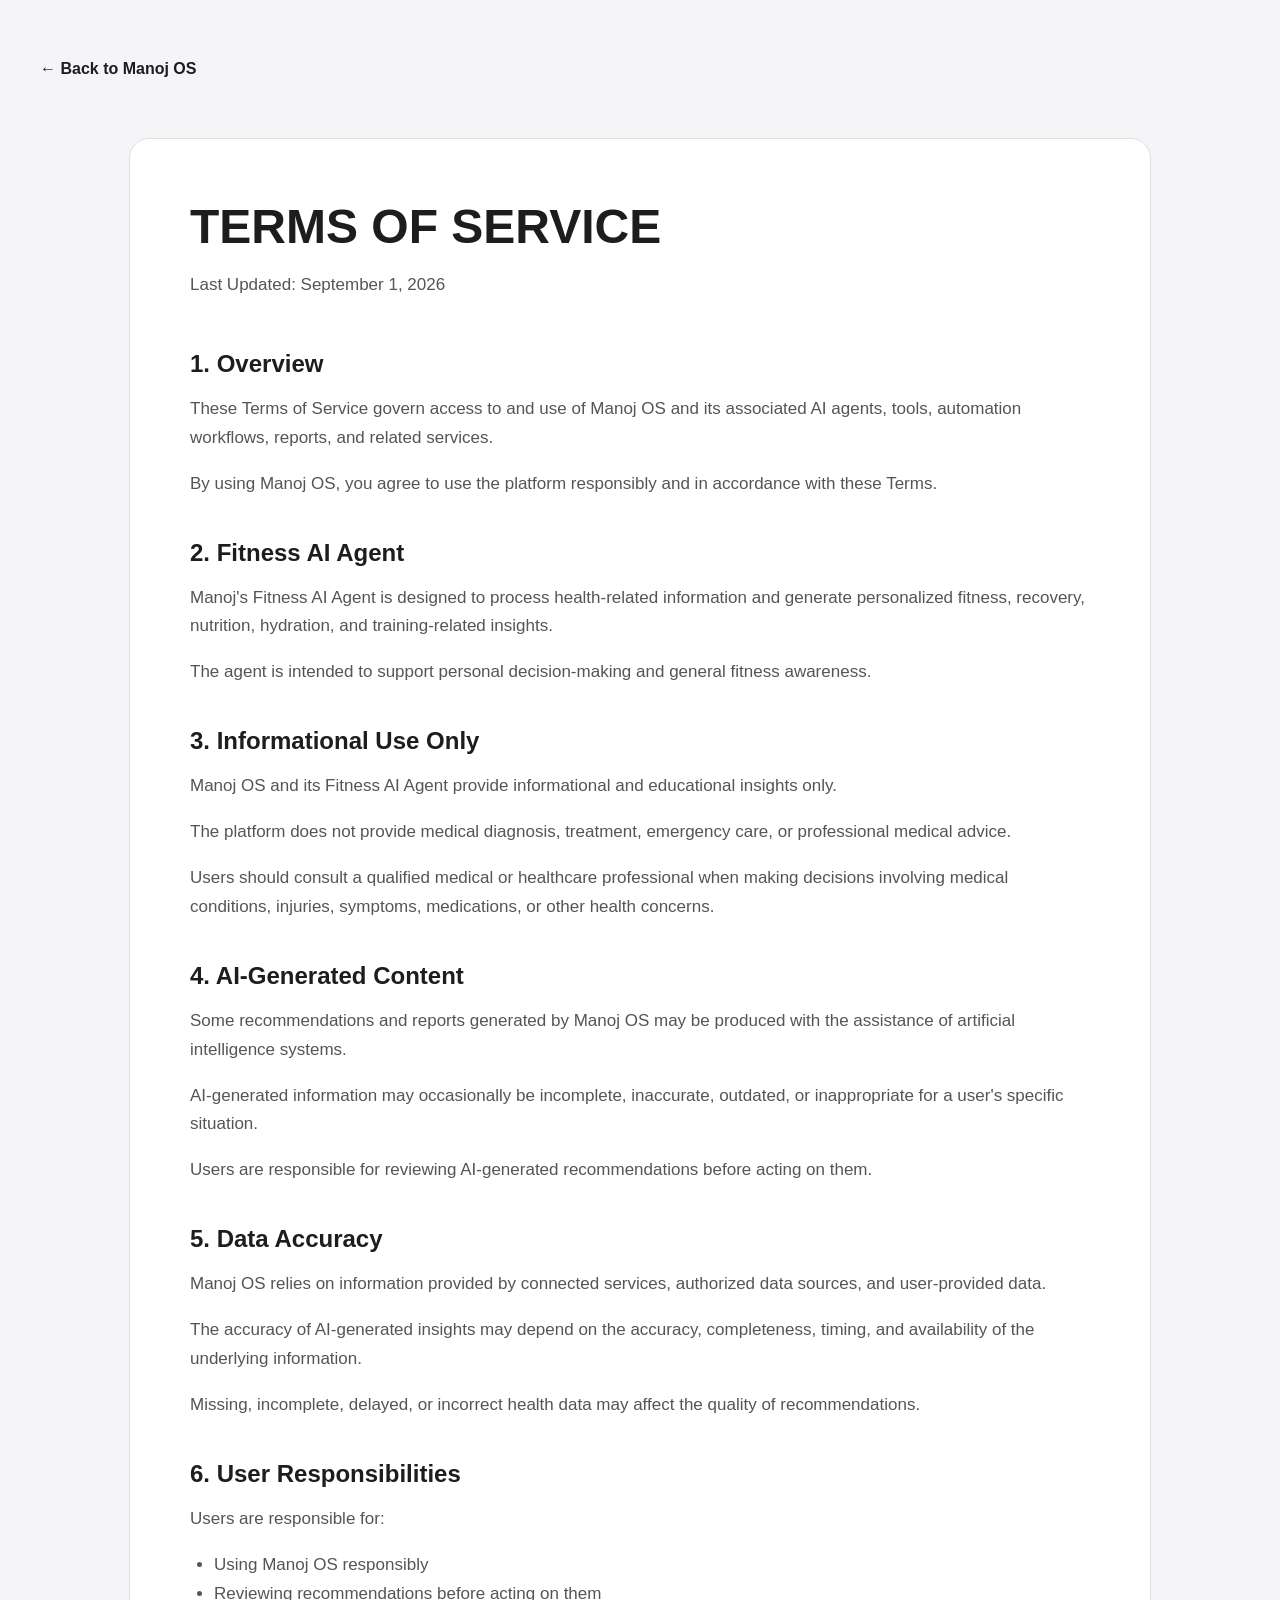
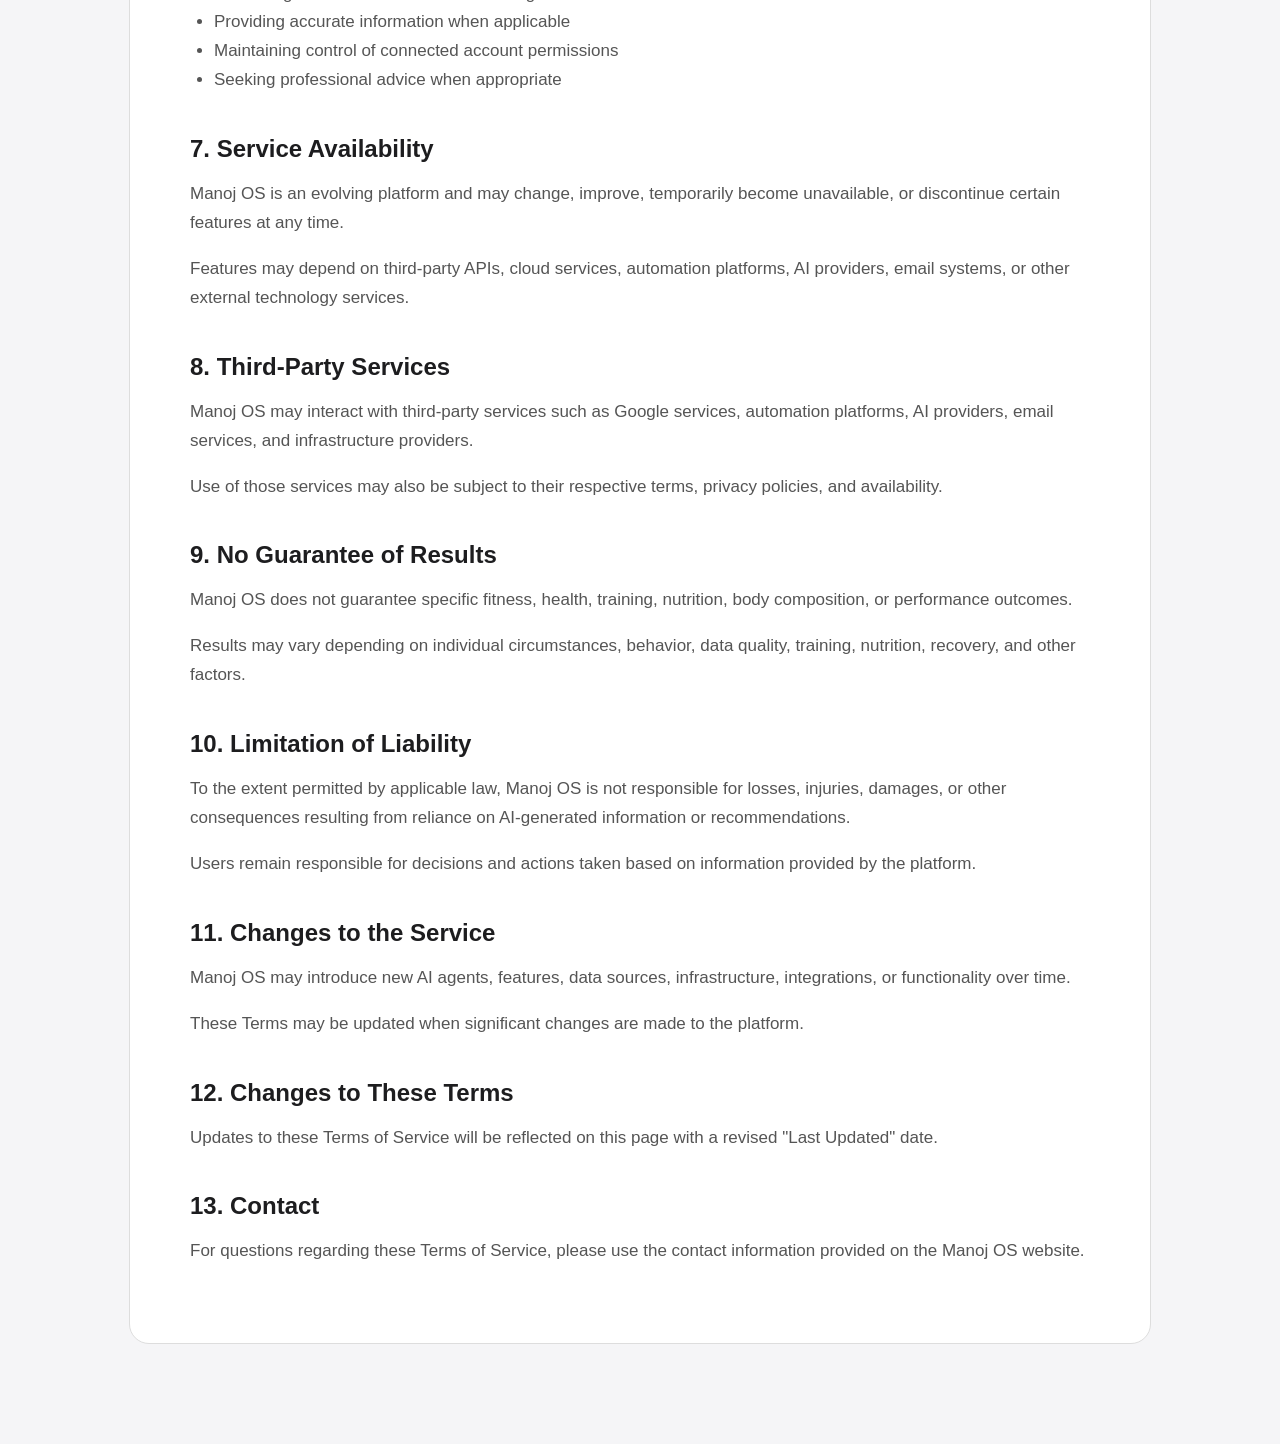
<file: terms.html>
<!DOCTYPE html>

<html lang="en">

<head>

    <meta charset="UTF-8">

    <meta name="viewport" content="width=device-width, initial-scale=1.0">

    <title>Terms of Service - Manoj OS</title>

    <link rel="stylesheet" href="style.css">

</head>


<body>


    <div class="legal-page">

        <a href="index.html" class="back-link">
            ← Back to Manoj OS
        </a>


        <div class="legal-content">

            <h1>TERMS OF SERVICE</h1>

            <p class="legal-updated">
                Last Updated: September 1, 2026
            </p>


            <h2>1. Overview</h2>

            <p>
                These Terms of Service govern access to and use of
                Manoj OS and its associated AI agents, tools,
                automation workflows, reports, and related services.
            </p>

            <p>
                By using Manoj OS, you agree to use the platform
                responsibly and in accordance with these Terms.
            </p>


            <h2>2. Fitness AI Agent</h2>

            <p>
                Manoj's Fitness AI Agent is designed to process
                health-related information and generate personalized
                fitness, recovery, nutrition, hydration, and
                training-related insights.
            </p>

            <p>
                The agent is intended to support personal decision-making
                and general fitness awareness.
            </p>


            <h2>3. Informational Use Only</h2>

            <p>
                Manoj OS and its Fitness AI Agent provide informational
                and educational insights only.
            </p>

            <p>
                The platform does not provide medical diagnosis,
                treatment, emergency care, or professional medical advice.
            </p>

            <p>
                Users should consult a qualified medical or healthcare
                professional when making decisions involving medical
                conditions, injuries, symptoms, medications,
                or other health concerns.
            </p>


            <h2>4. AI-Generated Content</h2>

            <p>
                Some recommendations and reports generated by Manoj OS
                may be produced with the assistance of artificial
                intelligence systems.
            </p>

            <p>
                AI-generated information may occasionally be incomplete,
                inaccurate, outdated, or inappropriate for a user's
                specific situation.
            </p>

            <p>
                Users are responsible for reviewing AI-generated
                recommendations before acting on them.
            </p>


            <h2>5. Data Accuracy</h2>

            <p>
                Manoj OS relies on information provided by connected
                services, authorized data sources, and user-provided data.
            </p>

            <p>
                The accuracy of AI-generated insights may depend on the
                accuracy, completeness, timing, and availability of the
                underlying information.
            </p>

            <p>
                Missing, incomplete, delayed, or incorrect health data
                may affect the quality of recommendations.
            </p>


            <h2>6. User Responsibilities</h2>

            <p>
                Users are responsible for:
            </p>

            <ul>
                <li>Using Manoj OS responsibly</li>
                <li>Reviewing recommendations before acting on them</li>
                <li>Providing accurate information when applicable</li>
                <li>Maintaining control of connected account permissions</li>
                <li>Seeking professional advice when appropriate</li>
            </ul>


            <h2>7. Service Availability</h2>

            <p>
                Manoj OS is an evolving platform and may change,
                improve, temporarily become unavailable, or discontinue
                certain features at any time.
            </p>

            <p>
                Features may depend on third-party APIs, cloud services,
                automation platforms, AI providers, email systems,
                or other external technology services.
            </p>


            <h2>8. Third-Party Services</h2>

            <p>
                Manoj OS may interact with third-party services such as
                Google services, automation platforms, AI providers,
                email services, and infrastructure providers.
            </p>

            <p>
                Use of those services may also be subject to their
                respective terms, privacy policies, and availability.
            </p>


            <h2>9. No Guarantee of Results</h2>

            <p>
                Manoj OS does not guarantee specific fitness,
                health, training, nutrition, body composition,
                or performance outcomes.
            </p>

            <p>
                Results may vary depending on individual circumstances,
                behavior, data quality, training, nutrition, recovery,
                and other factors.
            </p>


            <h2>10. Limitation of Liability</h2>

            <p>
                To the extent permitted by applicable law, Manoj OS
                is not responsible for losses, injuries, damages,
                or other consequences resulting from reliance on
                AI-generated information or recommendations.
            </p>

            <p>
                Users remain responsible for decisions and actions
                taken based on information provided by the platform.
            </p>


            <h2>11. Changes to the Service</h2>

            <p>
                Manoj OS may introduce new AI agents, features,
                data sources, infrastructure, integrations,
                or functionality over time.
            </p>

            <p>
                These Terms may be updated when significant changes
                are made to the platform.
            </p>


            <h2>12. Changes to These Terms</h2>

            <p>
                Updates to these Terms of Service will be reflected
                on this page with a revised "Last Updated" date.
            </p>


            <h2>13. Contact</h2>

            <p>
                For questions regarding these Terms of Service,
                please use the contact information provided on
                the Manoj OS website.
            </p>

        </div>

    </div>


</body>

</html>
</file>
<file: style.css>
body { 
    margin: 0; 

    font-family: 
        Arial, 
        Helvetica, 
        sans-serif; 

    background-color: #f5f5f7; 

    color: #1d1d1f; 
} 


html { 
    scroll-behavior: smooth; 
} 


.hero { 
    min-height: 100vh; 

    display: flex; 

    flex-direction: column; 

    justify-content: center; 

    align-items: center; 

    text-align: center; 

    padding: 40px; 
} 


.hero h1 { 
    font-size: 64px; 

    margin-bottom: 12px; 
} 


.subtitle { 
    font-size: 24px; 

    margin-bottom: 18px; 

    color: #555; 
} 


.description { 
    font-size: 20px; 

    max-width: 650px; 

    line-height: 1.6; 

    margin-bottom: 32px; 

    color: #666; 
} 


.primary-button { 
    display: inline-block; 

    text-decoration: none; 

    font-size: 17px; 

    font-weight: 600; 

    padding: 14px 28px; 

    border-radius: 980px; 

    background-color: #1d1d1f; 

    color: white; 

    cursor: pointer; 

    transition: opacity 0.2s ease; 
} 


.primary-button:hover { 
    opacity: 0.8; 
} 


.about { 
    min-height: 100vh; 

    display: flex; 

    flex-direction: column; 

    justify-content: center; 

    align-items: center; 

    text-align: center; 

    padding: 80px 40px; 

    background-color: white; 
} 


.about h2 { 
    font-size: 48px; 

    margin-bottom: 24px; 
} 


.about p { 
    max-width: 750px; 

    font-size: 19px; 

    line-height: 1.7; 

    color: #555; 

    margin: 10px 0; 
} 


.why { 
    min-height: 100vh; 

    display: flex; 

    flex-direction: column; 

    justify-content: center; 

    align-items: center; 

    text-align: center; 

    padding: 80px 40px; 

    background-color: #f5f5f7; 
} 


.why h2 { 
    font-size: 48px; 

    margin-bottom: 24px; 
} 


.why p { 
    max-width: 750px; 

    font-size: 19px; 

    line-height: 1.7; 

    color: #555; 

    margin: 10px 0; 
} 


.agents { 
    min-height: 100vh; 

    display: flex; 

    flex-direction: column; 

    justify-content: center; 

    align-items: center; 

    text-align: center; 

    padding: 80px 40px; 

    background-color: white; 
} 


.agents h2 { 
    font-size: 48px; 

    margin-bottom: 40px; 
} 


.agent-card { 
    max-width: 700px; 

    padding: 40px; 

    border: 1px solid #ddd; 

    border-radius: 20px; 
} 


.agent-card h3 { 
    font-size: 32px; 

    margin-top: 10px; 
} 


.agent-card p { 
    font-size: 18px; 

    line-height: 1.7; 

    color: #555; 
} 


.agent-status { 
    font-weight: bold; 
} 


.fitness-agent { 
    min-height: 100vh; 

    padding: 100px 40px; 

    text-align: center; 

    background-color: #f5f5f7; 
} 


.fitness-agent h2 { 
    font-size: 48px; 

    margin-bottom: 10px; 
} 


.agent-version { 
    font-size: 18px; 

    font-weight: 600; 

    color: #777; 

    margin-bottom: 30px; 
} 


.fitness-intro { 
    max-width: 800px; 

    margin: 0 auto 50px; 

    font-size: 20px; 

    line-height: 1.7; 

    color: #555; 
} 


.fitness-grid { 
    max-width: 1000px; 

    margin: 0 auto; 

    display: grid; 

    grid-template-columns: repeat(2, 1fr); 

    gap: 24px; 

    /* Prevents the card beside an expanded card
       from stretching to the same height */
    align-items: start;
} 


.fitness-card { 
    padding: 32px; 

    background-color: white; 

    border: 1px solid #ddd; 

    border-radius: 20px; 

    /* Keeps content arranged vertically */
    display: flex;

    flex-direction: column;

    /* Gives collapsed cards a consistent base height */
    min-height: 260px;
} 


.fitness-card h3 { 
    font-size: 24px; 

    margin-top: 0; 
} 


.fitness-card p { 
    font-size: 17px; 

    line-height: 1.7; 

    color: #555; 
} 


.architecture-preview { 
    max-width: 1000px; 

    margin: 40px auto 0; 

    padding: 32px; 

    background-color: white; 

    border: 1px solid #ddd; 

    border-radius: 20px; 
} 


.architecture-preview h3 { 
    font-size: 24px; 

    margin-top: 0; 
} 


.architecture-preview p { 
    font-size: 18px; 

    line-height: 1.8; 

    color: #555; 
} 


.agent-page { 
    min-height: 100vh; 

    padding: 60px 40px 100px; 

    background-color: #f5f5f7; 
} 


.back-link { 
    display: inline-block; 

    margin-bottom: 60px; 

    text-decoration: none; 

    color: #1d1d1f; 

    font-weight: 600; 
} 


.back-link:hover { 
    opacity: 0.6; 
} 


.agent-page-header { 
    text-align: center; 

    max-width: 850px; 

    margin: 0 auto 60px; 
} 


.agent-page-header h1 { 
    font-size: 56px; 

    margin-bottom: 10px; 
} 


.agent-details-grid { 
    max-width: 1100px; 

    margin: 0 auto; 

    display: grid; 

    grid-template-columns: repeat(2, 1fr); 

    gap: 24px; 

    /* Prevents neighboring cards from stretching */
    align-items: start;
} 


.agent-details-grid .fitness-card { 
    text-align: left; 

    padding: 36px; 

    background-color: white; 

    border: 1px solid #ddd; 

    border-radius: 20px; 

    display: flex;

    flex-direction: column;

    min-height: 260px;
} 


.agent-details-grid .fitness-card h2 { 
    font-size: 22px; 

    margin-top: 0; 

    margin-bottom: 18px; 
} 


.agent-details-grid .fitness-card p { 
    font-size: 17px; 

    line-height: 1.7; 

    color: #555; 
} 


.live-demo { 
    max-width: 1100px; 

    margin: 100px auto 0; 

    text-align: center; 
} 


.live-demo h2 { 
    font-size: 42px; 

    margin-bottom: 20px; 
} 


.live-demo-intro { 
    max-width: 750px; 

    margin: 0 auto 40px; 

    font-size: 18px; 

    line-height: 1.7; 

    color: #555; 
} 


.report-preview { 
    background-color: white; 

    padding: 20px; 

    border: 1px solid #ddd; 

    border-radius: 20px; 

    overflow: hidden; 
} 


.report-preview img { 
    width: 100%; 

    height: auto; 

    display: block; 

    border-radius: 12px; 
} 


.architecture-section { 
    max-width: 1100px; 

    margin: 100px auto 0; 

    text-align: center; 
} 


.architecture-section h2 { 
    font-size: 42px; 

    margin-bottom: 20px; 
} 


.architecture-intro { 
    max-width: 800px; 

    margin: 0 auto 40px; 

    font-size: 18px; 

    line-height: 1.7; 

    color: #555; 
} 


.workflow-preview { 
    background-color: white; 

    padding: 20px; 

    border: 1px solid #ddd; 

    border-radius: 20px; 

    overflow: hidden; 
} 


.workflow-preview img { 
    width: 100%; 

    height: auto; 

    display: block; 

    border-radius: 12px; 
} 


.workflow-caption { 
    margin-top: 15px; 

    font-size: 14px; 

    color: #777; 
} 


/* Expandable Fitness Agent Cards */

.card-details { 
    display: none; 

    margin-top: 25px; 
} 


.card-details.show { 
    display: block; 
} 


.card-details p { 
    margin-bottom: 20px; 
} 


.learn-more-button { 
    /* Pushes all buttons toward the bottom
       so they line up consistently */
    margin-top: auto; 

    align-self: flex-start;

    padding: 10px 18px; 

    border: none; 

    border-radius: 20px; 

    background: #1f1f1f; 

    color: white; 

    font-size: 14px; 

    font-weight: 600; 

    cursor: pointer; 
} 


.learn-more-button:hover { 
    opacity: 0.8; 
}
/* Site Footer */

.site-footer {
    padding: 40px;

    text-align: center;

    background-color: #1d1d1f;

    color: white;
}


.site-footer p {
    margin: 0 0 18px;

    font-size: 14px;
}


.footer-links {
    display: flex;

    justify-content: center;

    gap: 24px;
}


.footer-links a {
    color: white;

    text-decoration: none;

    font-size: 14px;
}


.footer-links a:hover {
    opacity: 0.7;
}
/* Legal Pages */

.legal-page {
    min-height: 100vh;

    padding: 60px 40px 100px;

    background-color: #f5f5f7;
}


.legal-content {
    max-width: 900px;

    margin: 0 auto;

    padding: 60px;

    background-color: white;

    border: 1px solid #ddd;

    border-radius: 20px;
}


.legal-content h1 {
    font-size: 48px;

    margin-top: 0;

    margin-bottom: 10px;
}


.legal-updated {
    color: #777;

    margin-bottom: 50px;
}


.legal-content h2 {
    font-size: 24px;

    margin-top: 40px;

    margin-bottom: 15px;
}


.legal-content p,
.legal-content li {
    font-size: 17px;

    line-height: 1.7;

    color: #555;
}


.legal-content ul {
    padding-left: 24px;
}
/* Connect Section */

.connect {
    padding: 100px 40px;

    text-align: center;

    background-color: #f5f5f7;
}


.connect h2 {
    font-size: 48px;

    margin-top: 0;

    margin-bottom: 20px;
}


.connect p {
    max-width: 700px;

    margin: 10px auto;

    font-size: 18px;

    line-height: 1.7;

    color: #555;
}


.connect-links {
    display: flex;

    justify-content: center;

    gap: 16px;

    margin-top: 35px;
}
/* ============================= */
/* Responsive / Mobile Styling   */
/* ============================= */

@media (max-width: 768px) {

    body {
        overflow-x: hidden;
    }


    /* HERO */

    .hero {
        min-height: 100vh;

        padding: 30px 20px;
    }


    .hero h1 {
        font-size: 42px;

        line-height: 1.1;
    }


    .subtitle {
        font-size: 20px;
    }


    .description {
        font-size: 17px;

        line-height: 1.6;

        max-width: 100%;
    }


    .primary-button {
        font-size: 15px;

        padding: 12px 22px;
    }



    /* HOMEPAGE SECTIONS */

    .about,
    .why,
    .agents {
        min-height: auto;

        padding: 80px 20px;
    }


    .about h2,
    .why h2,
    .agents h2 {
        font-size: 34px;

        line-height: 1.2;
    }


    .about p,
    .why p {
        font-size: 17px;

        line-height: 1.7;
    }



    /* AI AGENT CARD */

    .agent-card {
        width: 100%;

        max-width: 100%;

        box-sizing: border-box;

        padding: 28px 20px;
    }


    .agent-card h3 {
        font-size: 26px;
    }


    .agent-card p {
        font-size: 16px;
    }



    /* FITNESS AGENT PAGE */

    .agent-page {
        padding: 30px 16px 70px;
    }


    .back-link {
        margin-bottom: 40px;
    }


    .agent-page-header {
        margin-bottom: 40px;
    }


    .agent-page-header h1 {
        font-size: 38px;

        line-height: 1.15;
    }


    .fitness-intro {
        font-size: 17px;

        max-width: 100%;
    }



    /* FITNESS CARDS */

    .fitness-grid,
    .agent-details-grid {
        grid-template-columns: 1fr;

        gap: 18px;
    }


    .fitness-card,
    .agent-details-grid .fitness-card {
        min-height: auto;

        padding: 26px 22px;
    }


    .fitness-card h3,
    .agent-details-grid .fitness-card h2 {
        font-size: 21px;
    }


    .fitness-card p,
    .agent-details-grid .fitness-card p {
        font-size: 16px;
    }


    .learn-more-button {
        margin-top: 18px;

        font-size: 13px;

        padding: 9px 16px;
    }



    /* ARCHITECTURE */

    .architecture-section {
        margin-top: 70px;
    }


    .architecture-section h2 {
        font-size: 32px;
    }


    .architecture-intro {
        font-size: 16px;

        max-width: 100%;
    }


    .workflow-preview {
        padding: 10px;
    }


    .workflow-preview img {
        width: 100%;

        height: auto;
    }



    /* REAL REPORT */

    .live-demo {
        margin-top: 70px;
    }


    .live-demo h2 {
        font-size: 32px;
    }


    .live-demo-intro {
        font-size: 16px;

        max-width: 100%;
    }


    .report-preview {
        padding: 10px;
    }


    .report-preview img {
        width: 100%;

        height: auto;
    }



    /* LEGAL PAGES */

    .legal-page {
        padding: 30px 16px 70px;
    }


    .legal-content {
        padding: 30px 22px;

        border-radius: 16px;
    }


    .legal-content h1 {
        font-size: 36px;

        line-height: 1.2;
    }


    .legal-content h2 {
        font-size: 21px;
    }


    .legal-content p,
    .legal-content li {
        font-size: 16px;
    }



    /* FOOTER */

    .site-footer {
        padding: 35px 20px;
    }


    .footer-links {
        flex-direction: column;

        gap: 12px;
    }

}
/* CONNECT */

.connect {
    padding: 70px 20px;
}


.connect h2 {
    font-size: 34px;
}


.connect p {
    font-size: 16px;
}


.connect-links {
    flex-direction: column;

    align-items: center;

    gap: 12px;
}
</file>
